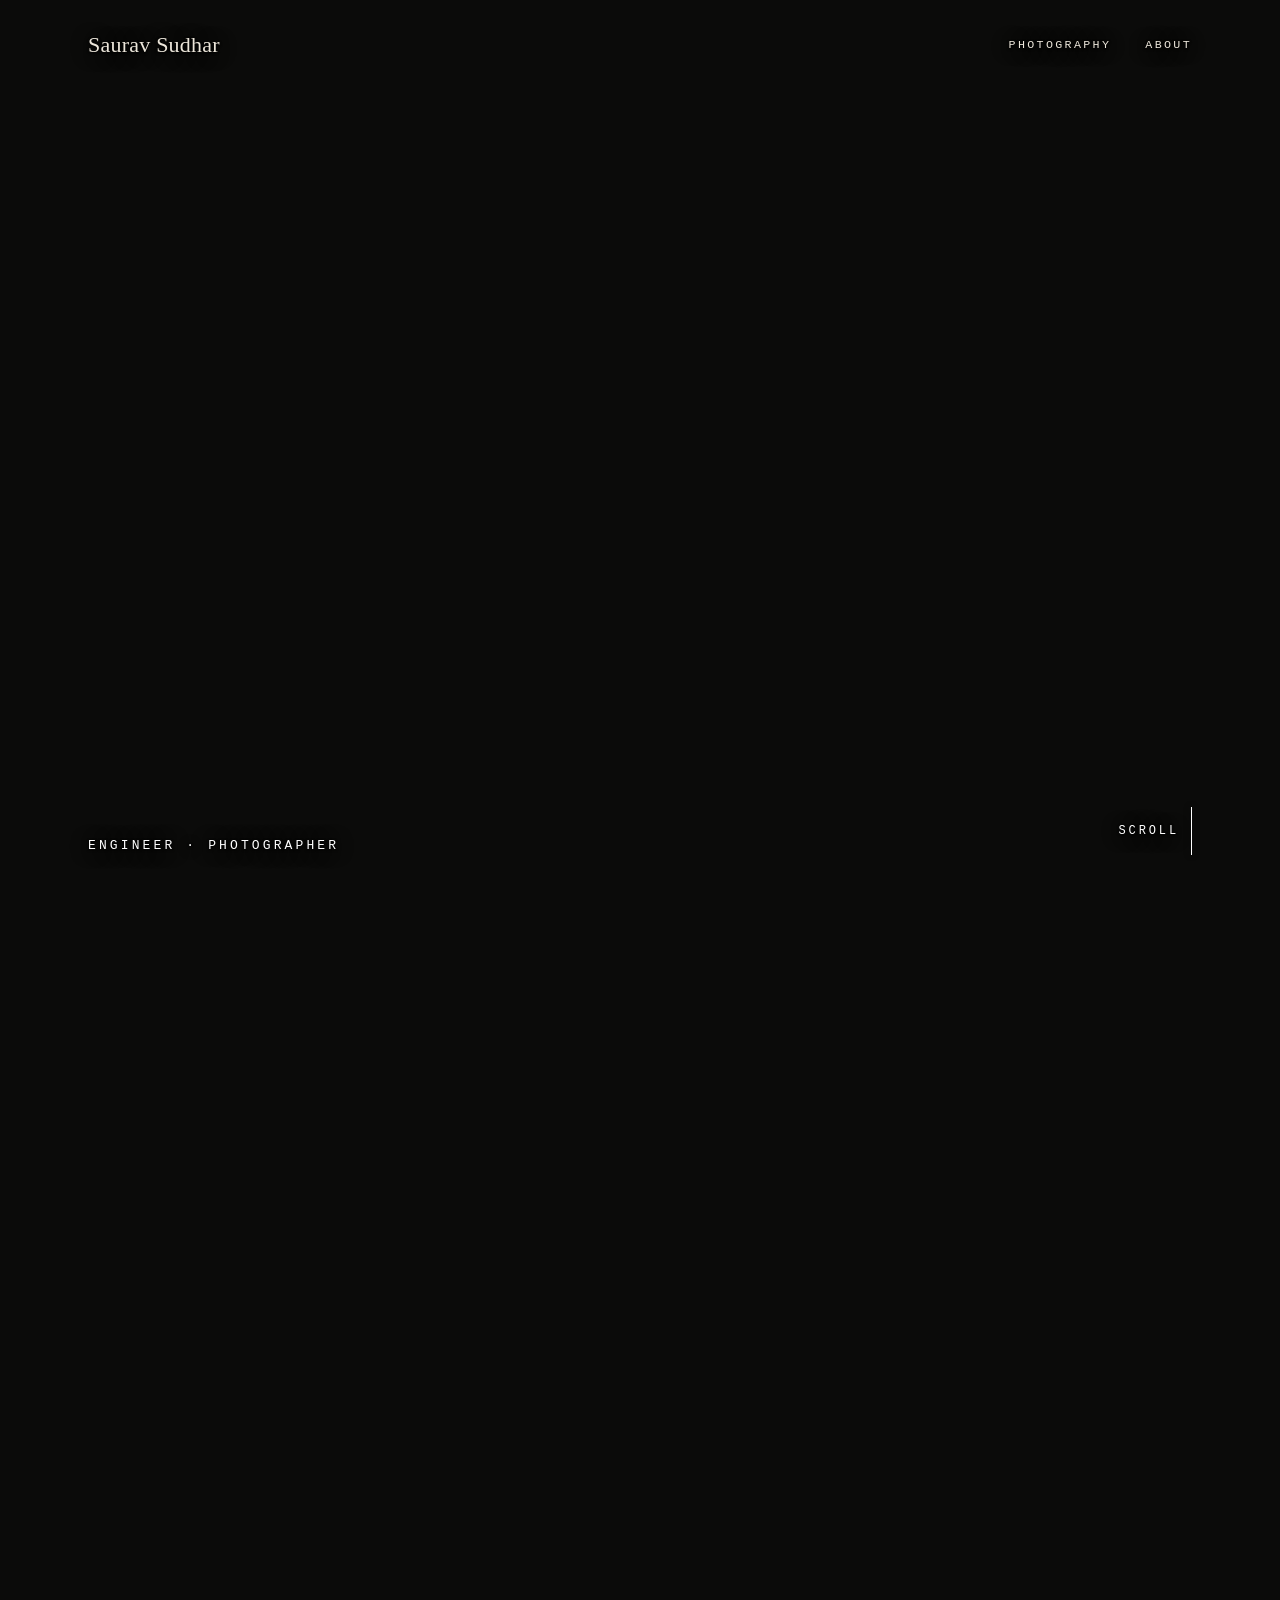
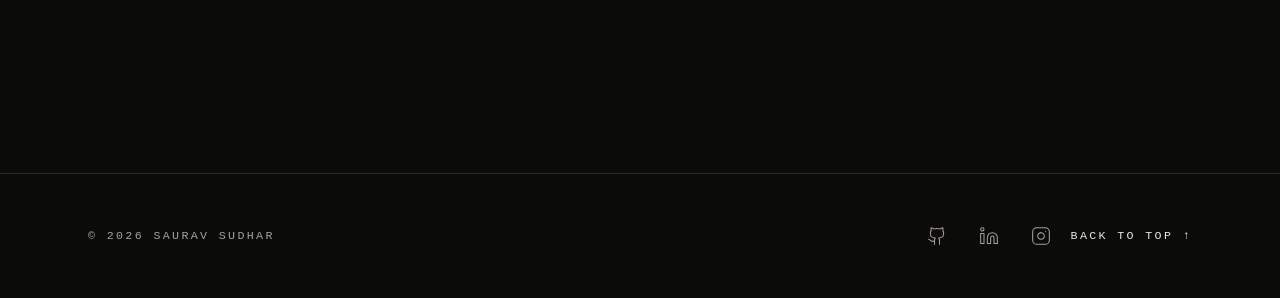
<file: index.html>
<!DOCTYPE html>
<html lang="en">
<head>
  <meta charset="UTF-8" />
  <meta name="viewport" content="width=device-width, initial-scale=1.0, viewport-fit=cover" />

  <meta http-equiv="Content-Security-Policy" content="default-src 'self'; script-src 'self'; style-src 'self' https://fonts.googleapis.com; font-src https://fonts.gstatic.com; img-src 'self' data: https://res.cloudinary.com; connect-src 'none'; base-uri 'none'; form-action 'none'; object-src 'none'" />

  <title>Saurav Sudhar — Engineer · Photographer</title>
  <meta name="description" content="Saurav Sudhar — software and infrastructure engineer, and photographer of landscape, architecture and light." />
  <meta name="author" content="Saurav Sudhar" />
  <meta name="referrer" content="strict-origin-when-cross-origin" />
  <meta name="color-scheme" content="dark" />
  <meta name="theme-color" content="#0B0B0A" />

  <meta property="og:type" content="website" />
  <meta property="og:title" content="Saurav Sudhar — Engineer · Photographer" />
  <meta property="og:description" content="Landscape, architecture and light, photographed by Saurav Sudhar." />
  <meta property="og:image" content="https://res.cloudinary.com/loqdzgcd/image/upload/f_jpg,q_auto,c_fill,g_auto,w_1200,h_630/DSC_0429" />
  <meta property="og:image:width" content="1200" />
  <meta property="og:image:height" content="630" />
  <meta property="og:image:alt" content="A car on a winding road through a highland glen beneath mountains at sunset" />
  <meta name="twitter:card" content="summary_large_image" />
  <meta name="twitter:title" content="Saurav Sudhar — Engineer · Photographer" />
  <meta name="twitter:description" content="Landscape, architecture and light, photographed by Saurav Sudhar." />

  <link rel="icon" href="data:image/svg+xml,%3Csvg%20xmlns='http://www.w3.org/2000/svg'%20viewBox='0%200%2032%2032'%3E%3Crect%20width='32'%20height='32'%20fill='%230B0B0A'/%3E%3Ccircle%20cx='16'%20cy='16'%20r='7'%20fill='%23ECE6DA'/%3E%3C/svg%3E" />

  <link rel="preconnect" href="https://fonts.googleapis.com" />
  <link rel="preconnect" href="https://fonts.gstatic.com" crossorigin />
  <link rel="preconnect" href="https://res.cloudinary.com" crossorigin />
  <link rel="stylesheet" href="https://fonts.googleapis.com/css2?family=Cormorant+Garamond:ital,wght@0,300;0,400;1,300&amp;family=DM+Mono:wght@400&amp;display=swap" />
  <link rel="stylesheet" href="css/styles.css" />

  <script src="js/data.js"></script>
  <script type="module" src="js/app.js"></script>
</head>

<body data-page="home">
  <noscript>
    <p class="noscript">This site renders its content with JavaScript. Find me on
      <a href="https://www.linkedin.com/in/sauravsnair/" rel="noopener noreferrer">LinkedIn</a> or
      <a href="https://github.com/sauravscode" rel="noopener noreferrer">GitHub</a>.</p>
  </noscript>

  <a class="skip-link" href="#main">Skip to content</a>

  <header class="site-head" id="site-head"></header>

  <main id="main" tabindex="-1">
    <section class="hero" id="hero"></section>
    <section class="panels" id="panels" aria-label="Explore"></section>
  </main>

  <footer class="site-foot" id="site-foot"></footer>
</body>
</html>
</file>
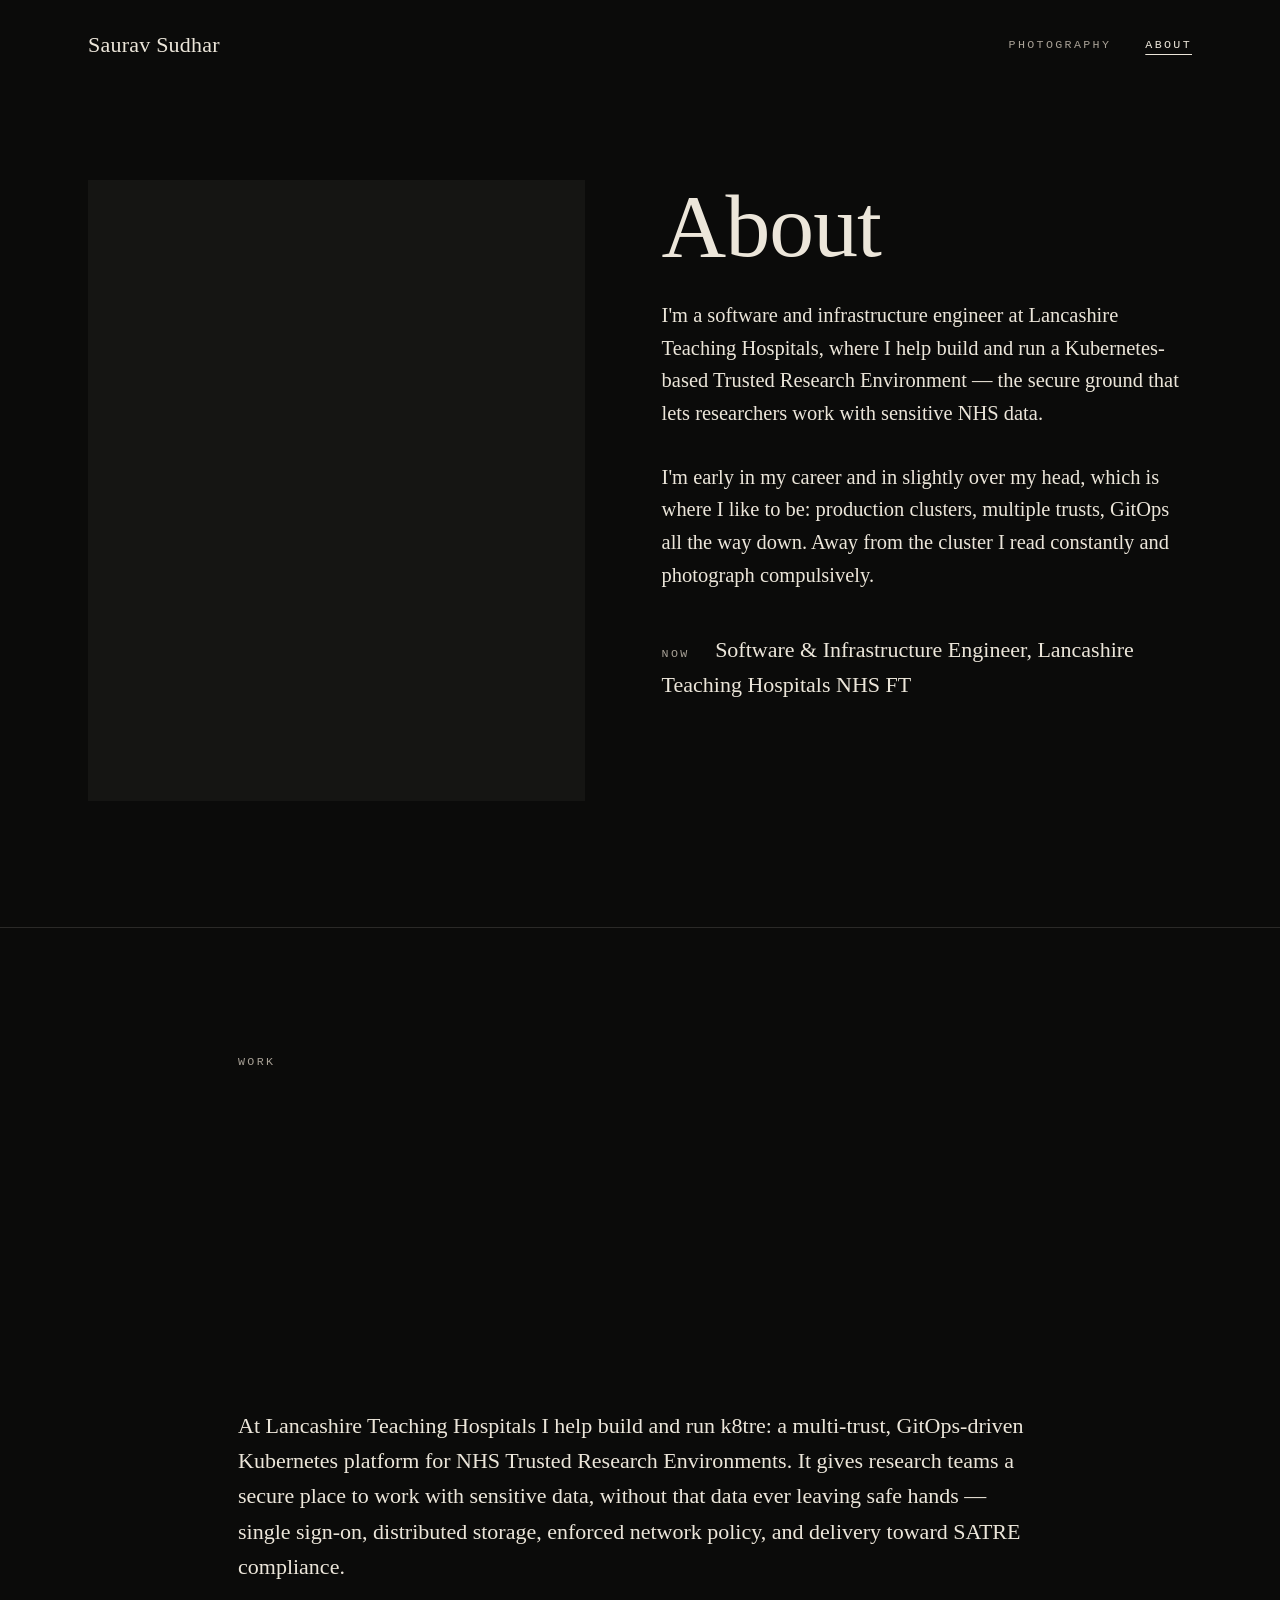
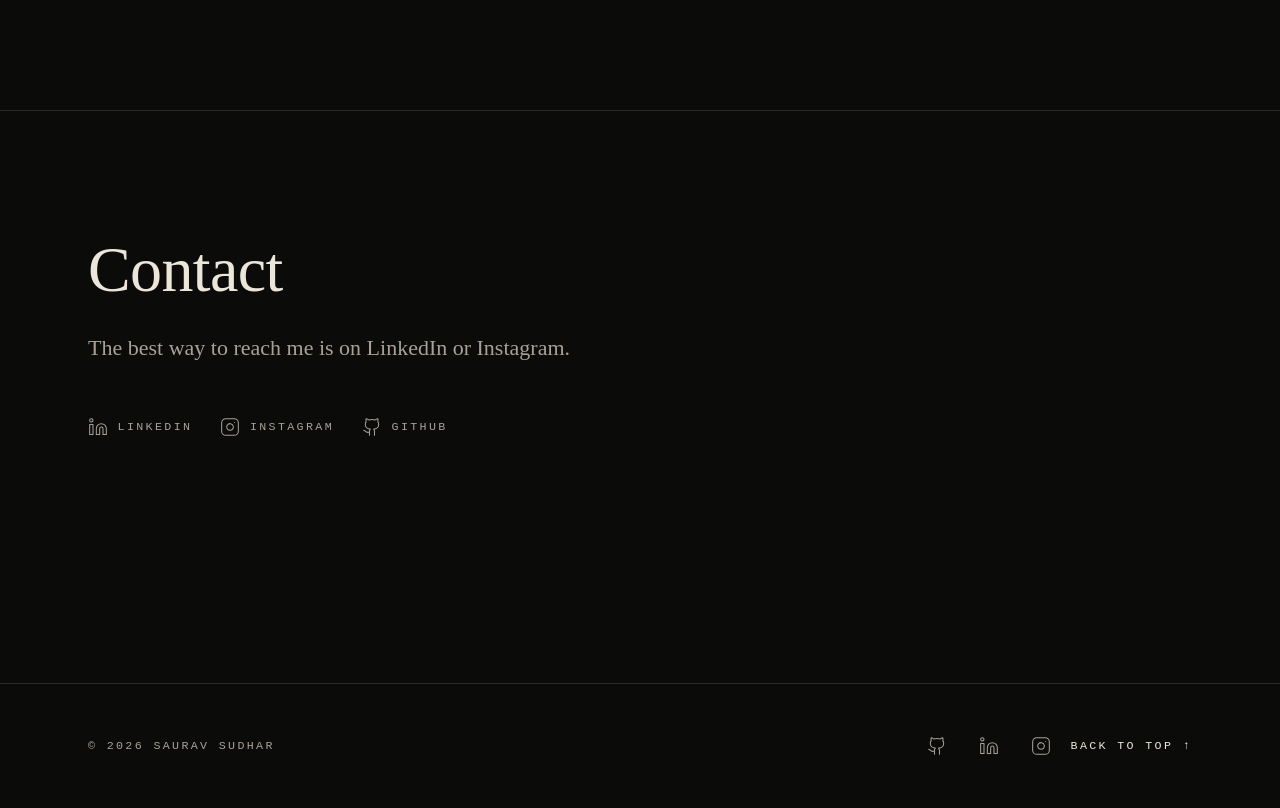
<file: about/index.html>
<!DOCTYPE html>
<html lang="en">
<head>
  <meta charset="UTF-8" />
  <meta name="viewport" content="width=device-width, initial-scale=1.0, viewport-fit=cover" />

  <meta http-equiv="Content-Security-Policy" content="default-src 'self'; script-src 'self'; style-src 'self' https://fonts.googleapis.com; font-src https://fonts.gstatic.com; img-src 'self' data: https://res.cloudinary.com; connect-src 'none'; base-uri 'none'; form-action 'none'; object-src 'none'" />

  <title>About — Saurav Sudhar</title>
  <meta name="description" content="About Saurav Sudhar — software and infrastructure engineer at Lancashire Teaching Hospitals." />
  <meta name="author" content="Saurav Sudhar" />
  <meta name="referrer" content="strict-origin-when-cross-origin" />
  <meta name="color-scheme" content="dark" />
  <meta name="theme-color" content="#0B0B0A" />

  <meta property="og:type" content="website" />
  <meta property="og:title" content="About — Saurav Sudhar" />
  <meta property="og:description" content="Software and infrastructure engineer; photographer of landscape, architecture and light." />
  <meta property="og:image" content="https://res.cloudinary.com/loqdzgcd/image/upload/f_jpg,q_auto,c_fill,g_auto,w_1200,h_630/DSC_0429" />
  <meta property="og:image:width" content="1200" />
  <meta property="og:image:height" content="630" />
  <meta property="og:image:alt" content="A car on a winding road through a highland glen beneath mountains at sunset" />
  <meta name="twitter:card" content="summary_large_image" />
  <meta name="twitter:title" content="About — Saurav Sudhar" />
  <meta name="twitter:description" content="Software and infrastructure engineer; photographer of landscape, architecture and light." />

  <link rel="icon" href="data:image/svg+xml,%3Csvg%20xmlns='http://www.w3.org/2000/svg'%20viewBox='0%200%2032%2032'%3E%3Crect%20width='32'%20height='32'%20fill='%230B0B0A'/%3E%3Ccircle%20cx='16'%20cy='16'%20r='7'%20fill='%23ECE6DA'/%3E%3C/svg%3E" />

  <link rel="preconnect" href="https://fonts.googleapis.com" />
  <link rel="preconnect" href="https://fonts.gstatic.com" crossorigin />
  <link rel="preconnect" href="https://res.cloudinary.com" crossorigin />
  <link rel="stylesheet" href="https://fonts.googleapis.com/css2?family=Cormorant+Garamond:ital,wght@0,300;0,400;1,300&amp;family=DM+Mono:wght@400&amp;display=swap" />
  <link rel="stylesheet" href="../css/styles.css" />

  <script src="../js/data.js"></script>
  <script type="module" src="../js/app.js"></script>
</head>

<body data-page="about">
  <noscript>
    <p class="noscript">This site renders its content with JavaScript. Find me on
      <a href="https://www.linkedin.com/in/sauravsnair/" rel="noopener noreferrer">LinkedIn</a> or
      <a href="https://github.com/sauravscode" rel="noopener noreferrer">GitHub</a>.</p>
  </noscript>

  <a class="skip-link" href="#main">Skip to content</a>

  <header class="site-head" id="site-head"></header>

  <main id="main" tabindex="-1">
    <section class="about" id="about-main" aria-label="About Saurav Sudhar"></section>
    <section class="work" id="work" aria-labelledby="work-title"></section>
    <section class="contact" id="contact" aria-labelledby="contact-title"></section>
  </main>

  <footer class="site-foot" id="site-foot"></footer>
</body>
</html>
</file>
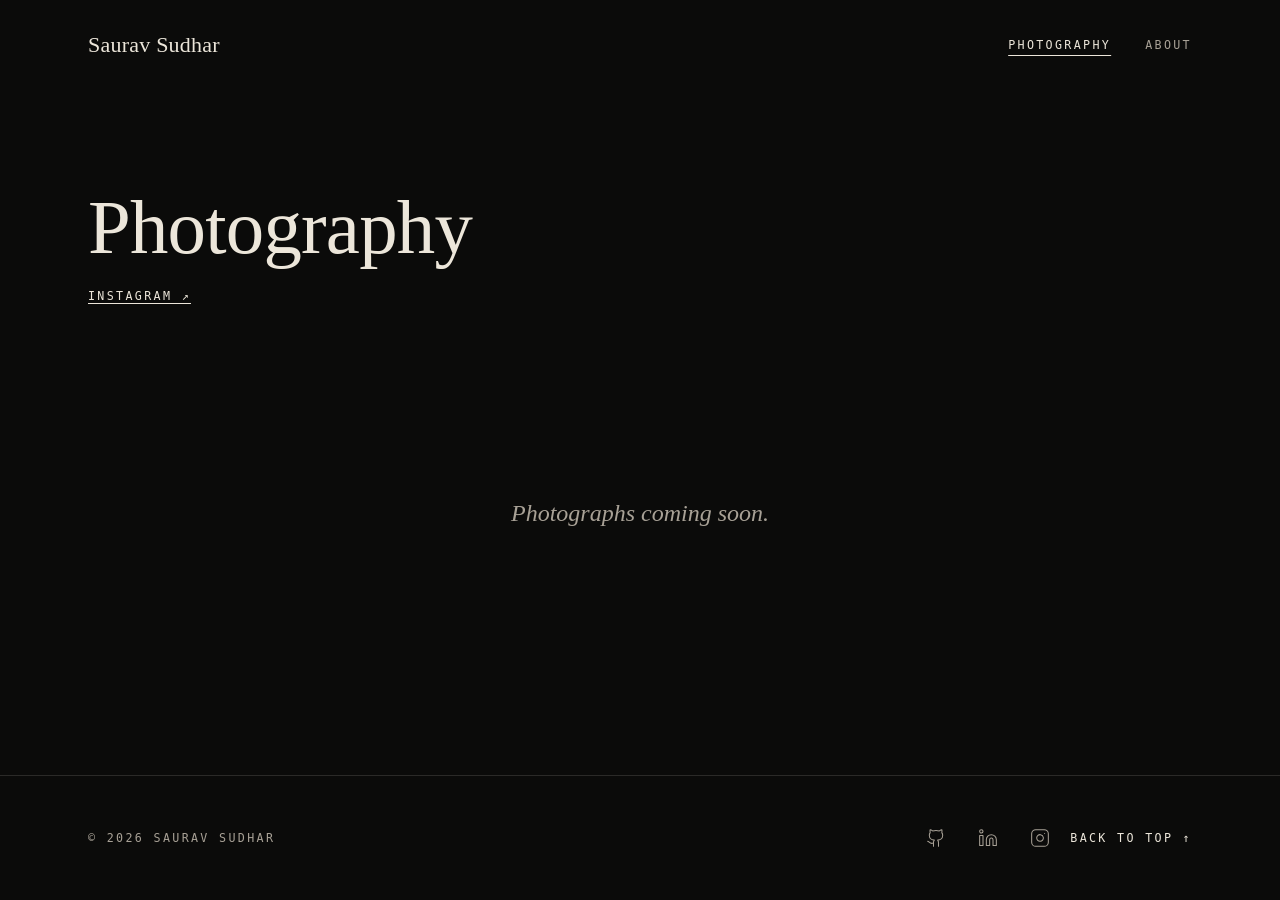
<file: photography/index.html>
<!DOCTYPE html>
<html lang="en">
<head>
  <meta charset="UTF-8" />
  <meta name="viewport" content="width=device-width, initial-scale=1.0, viewport-fit=cover" />

  <meta http-equiv="Content-Security-Policy" content="default-src 'self'; script-src 'self'; style-src 'self' https://fonts.googleapis.com; font-src https://fonts.gstatic.com; img-src 'self' data: https://res.cloudinary.com; connect-src 'none'; base-uri 'none'; form-action 'none'; object-src 'none'" />

  <title>Photography — Saurav Sudhar</title>
  <meta name="description" content="Photographs by Saurav Sudhar — landscape, architecture and the behaviour of light." />
  <meta name="author" content="Saurav Sudhar" />
  <meta name="referrer" content="strict-origin-when-cross-origin" />
  <meta name="color-scheme" content="dark" />
  <meta name="theme-color" content="#0B0B0A" />

  <meta property="og:type" content="website" />
  <meta property="og:title" content="Photography — Saurav Sudhar" />
  <meta property="og:description" content="Landscape, architecture and the behaviour of light." />
  <meta property="og:image" content="https://res.cloudinary.com/loqdzgcd/image/upload/f_jpg,q_auto,c_fill,g_auto,w_1200,h_630/DSC_0429" />
  <meta property="og:image:width" content="1200" />
  <meta property="og:image:height" content="630" />
  <meta property="og:image:alt" content="A car on a winding road through a highland glen beneath mountains at sunset" />
  <meta name="twitter:card" content="summary_large_image" />
  <meta name="twitter:title" content="Photography — Saurav Sudhar" />
  <meta name="twitter:description" content="Landscape, architecture and the behaviour of light." />

  <link rel="icon" href="data:image/svg+xml,%3Csvg%20xmlns='http://www.w3.org/2000/svg'%20viewBox='0%200%2032%2032'%3E%3Crect%20width='32'%20height='32'%20fill='%230B0B0A'/%3E%3Ccircle%20cx='16'%20cy='16'%20r='7'%20fill='%23ECE6DA'/%3E%3C/svg%3E" />

  <link rel="preconnect" href="https://fonts.googleapis.com" />
  <link rel="preconnect" href="https://fonts.gstatic.com" crossorigin />
  <link rel="preconnect" href="https://res.cloudinary.com" crossorigin />
  <link rel="stylesheet" href="https://fonts.googleapis.com/css2?family=Cormorant+Garamond:ital,wght@0,300;0,400;1,300&amp;family=DM+Mono:wght@400&amp;display=swap" />
  <link rel="stylesheet" href="../css/styles.css" />

  <script src="../js/data.js"></script>
  <script type="module" src="../js/app.js"></script>
</head>

<body data-page="photography">
  <noscript>
    <p class="noscript">This site renders its content with JavaScript. Find me on
      <a href="https://www.linkedin.com/in/sauravsnair/" rel="noopener noreferrer">LinkedIn</a> or
      <a href="https://github.com/sauravscode" rel="noopener noreferrer">GitHub</a>.</p>
  </noscript>

  <a class="skip-link" href="#main">Skip to content</a>

  <header class="site-head" id="site-head"></header>

  <main id="main" tabindex="-1">
    <section class="page-head" aria-labelledby="photo-title">
      <div class="wrap">
        <h1 class="display" id="photo-title">Photography</h1>
        <p class="page-sub mono" id="photo-sub"></p>
      </div>
    </section>

    <section class="gallery" id="gallery" aria-label="Photographs"></section>
  </main>

  <div class="lightbox" id="lightbox" role="dialog" aria-modal="true" aria-label="Photograph viewer" hidden>
    <button class="lb-close mono" id="lb-close" type="button" aria-label="Close viewer">Close</button>
    <button class="lb-prev mono" id="lb-prev" type="button" aria-label="Previous photograph">Prev</button>
    <figure class="lb-figure">
      <img id="lb-img" alt="" />
      <figcaption class="lb-cap mono" id="lb-cap"></figcaption>
    </figure>
    <button class="lb-next mono" id="lb-next" type="button" aria-label="Next photograph">Next</button>
  </div>

  <footer class="site-foot" id="site-foot"></footer>
</body>
</html>
</file>
<file: css/styles.css>
:root {
  color-scheme: dark;

  --ground: #0B0B0A;
  --ink: #ECE6DA;
  --muted: #A8A196;
  --line: rgba(236, 230, 218, 0.14);
  --fallback: #151513;

  --font-serif: "Cormorant Garamond", "Times New Roman", Georgia, serif;
  --font-mono: "DM Mono", ui-monospace, SFMono-Regular, Menlo, monospace;

  --gutter: clamp(16px, 4vw, 48px);
  --wrap: 1200px;
  --measure: 640px;
  --ease: cubic-bezier(0.2, 0.6, 0.2, 1);
}

*,
*::before,
*::after {
  box-sizing: border-box;
}

* {
  margin: 0;
}

[hidden] {
  display: none !important;
}

html {
  -webkit-text-size-adjust: 100%;
  background: var(--ground);
  scroll-behavior: smooth;
}

body {
  display: flex;
  flex-direction: column;
  min-height: 100vh;
  background: var(--ground);
  color: var(--ink);
  font-family: var(--font-serif);
  font-size: clamp(1.25rem, 1.1rem + 0.4vw, 1.375rem);
  font-weight: 400;
  line-height: 1.6;
  -webkit-font-smoothing: antialiased;
  text-rendering: optimizeLegibility;
}

main {
  flex: 1 0 auto;
}

main:focus,
main:focus-visible {
  outline: none;
}

img,
svg,
video {
  display: block;
  max-width: 100%;
}

img {
  height: auto;
}

a {
  color: inherit;
  text-decoration-thickness: 1px;
  text-underline-offset: 0.18em;
}

ul,
ol {
  padding: 0;
  list-style: none;
}

button {
  padding: 0;
  border: 0;
  background: none;
  color: inherit;
  font: inherit;
  cursor: pointer;
}

::selection {
  background: var(--ink);
  color: var(--ground);
}

h1,
h2,
h3,
h4,
h5,
h6 {
  font-family: var(--font-serif);
  font-weight: 300;
  line-height: 1.05;
  letter-spacing: -0.01em;
}

h1 {
  font-size: clamp(2.75rem, 6vw, 5rem);
}

.display {
  font-family: var(--font-serif);
  font-weight: 300;
  line-height: 1.02;
  letter-spacing: -0.01em;
}

.em,
em {
  font-style: italic;
  font-weight: 300;
}

.mono {
  font-family: var(--font-mono);
  font-weight: 400;
  font-size: clamp(0.6875rem, 0.65rem + 0.1vw, 0.75rem);
  line-height: 1.4;
  letter-spacing: 0.2em;
  text-transform: uppercase;
}

.wrap {
  width: 100%;
  max-width: var(--wrap);
  margin-inline: auto;
  padding-inline: var(--gutter);
}

.measure {
  max-width: var(--measure);
}

.page-head {
  padding-block: clamp(3.5rem, 11vh, 9rem) clamp(2.5rem, 7vh, 6rem);
}

.page-head h1 {
  margin-bottom: 1rem;
}

.page-sub {
  color: var(--muted);
}

.site-head {
  position: relative;
  z-index: 20;
}

.site-head--overlay {
  position: absolute;
  inset: 0 0 auto 0;
}

.head-inner {
  display: flex;
  align-items: center;
  justify-content: space-between;
  gap: clamp(16px, 3vw, 40px);
  padding-block: clamp(18px, 3.2vw, 32px);
}

.wordmark {
  flex: 0 0 auto;
  font-family: var(--font-serif);
  font-weight: 400;
  font-size: clamp(1.1rem, 1rem + 0.5vw, 1.375rem);
  line-height: 1.2;
  letter-spacing: 0.01em;
  text-decoration: none;
  white-space: nowrap;
}

.nav {
  display: flex;
  flex: 0 0 auto;
  align-items: center;
  gap: clamp(16px, 3vw, 34px);
}

.nav-link {
  color: var(--muted);
  text-decoration: none;
  white-space: nowrap;
}

.nav-link:hover,
.nav-link:focus-visible,
.nav-link[aria-current="page"] {
  color: var(--ink);
}

.nav-link[aria-current="page"] {
  text-decoration: underline;
  text-decoration-thickness: 1px;
  text-underline-offset: 0.5em;
}

.site-head--overlay .nav-link {
  color: var(--ink);
}

.site-head--overlay .wordmark,
.site-head--overlay .nav-link {
  text-shadow:
    0 0 2px rgba(0, 0, 0, 0.9),
    0 1px 3px rgba(0, 0, 0, 0.8),
    0 2px 18px rgba(0, 0, 0, 0.85);
}

.site-foot {
  margin-top: clamp(4rem, 12vh, 9rem);
  border-top: 1px solid var(--line);
}

.foot-inner {
  display: flex;
  flex-wrap: wrap;
  align-items: center;
  justify-content: space-between;
  gap: 1rem clamp(1.5rem, 4vw, 3rem);
  padding-block: clamp(1.5rem, 4vw, 2.5rem);
}

.foot-meta {
  color: var(--muted);
}

.foot-links {
  display: flex;
  flex-wrap: wrap;
  align-items: center;
  gap: 8px;
}

.foot-social {
  display: inline-flex;
  align-items: center;
  justify-content: center;
  min-width: 44px;
  min-height: 44px;
  color: var(--muted);
  text-decoration: none;
  transition: color 0.3s;
}

.foot-social:hover,
.foot-social:focus-visible {
  color: var(--ink);
}

.foot-top {
  color: var(--ink);
  text-decoration: none;
}

.foot-top:hover,
.foot-top:focus-visible {
  color: var(--muted);
}

.wordmark,
.nav-link,
.foot-link,
.foot-top,
.contact-social,
.page-sub-link {
  display: inline-flex;
  align-items: center;
  min-height: 24px;
}

.nav-link,
.foot-link,
.foot-top,
.contact-social,
.page-sub-link {
  min-width: 24px;
}

@media (pointer: coarse) {
  .nav-link,
  .foot-link,
  .contact-social,
  .page-sub-link {
    padding-block: calc((44px - 1.4em) / 2);
  }
}

.visually-hidden {
  position: absolute !important;
  width: 1px;
  height: 1px;
  padding: 0;
  margin: -1px;
  overflow: hidden;
  clip: rect(0 0 0 0);
  clip-path: inset(50%);
  white-space: nowrap;
  border: 0;
}

.skip-link {
  position: absolute;
  top: 0;
  left: var(--gutter);
  z-index: 100;
  padding: 0.75rem 1rem;
  background: var(--ink);
  color: var(--ground);
  font-family: var(--font-mono);
  font-size: 0.75rem;
  letter-spacing: 0.18em;
  text-transform: uppercase;
  text-decoration: none;
  transform: translateY(-120%);
}

.skip-link:focus {
  transform: translateY(0);
}

.noscript {
  padding: 1rem var(--gutter);
  font-family: var(--font-mono);
  font-size: 0.75rem;
  line-height: 1.6;
  letter-spacing: 0.08em;
}

.reveal {
  opacity: 0;
  transform: translateY(10px);
  transition:
    opacity 600ms var(--ease),
    transform 600ms var(--ease);
}

.reveal.is-in {
  opacity: 1;
  transform: none;
}

.is-imgless {
  background-color: var(--fallback);
}

:where(a, button, [tabindex]):focus-visible {
  outline: 1px solid var(--ink);
  outline-offset: 3px;
}

@media (prefers-reduced-motion: reduce) {
  html {
    scroll-behavior: auto;
  }

  *,
  *::before,
  *::after {
    animation: none !important;
    transition: none !important;
    scroll-behavior: auto !important;
  }

  .reveal {
    opacity: 1;
    transform: none;
  }

  .hero-img {
    opacity: 1;
    animation: none;
    transform: none;
  }

  .panel:hover .panel-img,
  .panel:focus-visible .panel-img {
    transform: none;
  }

  .shot-img {
    opacity: 1;
  }
}

.hero {
  position: relative;
  height: 100svh;
  min-height: 560px;
  overflow: hidden;
  background: var(--ground);

  --frame: max(var(--gutter), calc((100vw - var(--wrap)) / 2 + var(--gutter)));
}

.hero.is-imgless {
  background: var(--ground);
}

.hero-img {
  position: absolute;
  inset: 0;
  z-index: 0;
  width: 100%;
  height: 100%;
  object-fit: cover;
  opacity: 0;
  transition: opacity 1.2s ease;
}

@keyframes hero-settle {
  from {
    transform: scale(1.06);
  }
  to {
    transform: scale(1);
  }
}

.hero-img.is-loaded {
  opacity: 1;
  animation: hero-settle 2.4s cubic-bezier(0.2, 0.6, 0.2, 1) both;
}

.hero-scrim {
  position: absolute;
  inset: 0;
  z-index: 1;
  pointer-events: none;
  background:
    linear-gradient(to bottom, rgba(0, 0, 0, 0.45), transparent 22%),
    linear-gradient(to top, rgba(0, 0, 0, 0.9) 0%, rgba(0, 0, 0, 0.7) 14%, rgba(0, 0, 0, 0.25) 34%, transparent 55%);
}

.hero-content {
  position: absolute;
  left: var(--frame);
  right: var(--frame);
  bottom: 0;
  z-index: 2;
  padding: 0 0 clamp(28px, 5vh, 56px);
}

.hero-name {
  margin: 0;
  font-size: clamp(3.5rem, 11vw, 10rem);
  font-weight: 300;
  line-height: 0.9;
  letter-spacing: -0.01em;
  color: var(--ink);
}

.hero-tagline,
.hero-cue {
  text-shadow:
    0 0 2px rgba(0, 0, 0, 0.9),
    0 1px 3px rgba(0, 0, 0, 0.8),
    0 2px 18px rgba(0, 0, 0, 0.85);
}

.hero-tagline {
  margin-top: 0;
  font-size: clamp(0.8125rem, 1vw, 0.9375rem);
  letter-spacing: 0.24em;
  text-transform: uppercase;
  color: #fff;
}

.hero-cue {
  position: absolute;
  right: var(--frame);
  bottom: clamp(28px, 5vh, 56px);
  z-index: 2;
  display: inline-flex;
  align-items: center;
  gap: 0.75rem;
  font-size: clamp(0.75rem, 0.9vw, 0.8125rem);
  letter-spacing: 0.24em;
  text-transform: uppercase;
  text-decoration: none;
  color: #fff;
}

.hero-cue::after {
  content: "";
  width: 1px;
  height: 48px;
  background: #fff;
  box-shadow: 0 0 6px rgba(0, 0, 0, 0.9);
}

.panels {
  display: grid;
  grid-template-columns: repeat(3, 1fr);
  gap: 1px;
  background: var(--ground);
}

.panel {
  position: relative;
  display: flex;
  align-items: flex-end;
  justify-content: center;
  min-height: 85vh;
  overflow: hidden;
  text-decoration: none;
  color: var(--ink);
}

.panel-media {
  position: absolute;
  inset: 0;
  z-index: 0;
}

.panel-media.is-imgless {
  background: var(--fallback);
}

.panel-img {
  width: 100%;
  height: 100%;
  object-fit: cover;
  transition: transform 1.2s var(--ease);
}

.panel-scrim {
  position: absolute;
  inset: 0;
  z-index: 1;
  pointer-events: none;
  background: linear-gradient(to top, rgba(0, 0, 0, 0.6), transparent 60%);
}

.panel-text {
  position: absolute;
  left: 0;
  right: 0;
  top: auto;
  bottom: clamp(64px, 12vh, 120px);
  z-index: 2;
  padding: 0 var(--gutter);
  text-align: center;
}

.panel-title {
  margin: 0;
  font-size: clamp(2rem, 3.6vw, 3.25rem);
  font-weight: 300;
  line-height: 1.05;
  letter-spacing: -0.01em;
  color: var(--ink);
}

.panel-caption {
  max-width: min(34ch, 86%);
  margin: 0.75rem auto 0;
  line-height: 1.6;
  min-height: calc(2 * 1.6em);
  color: var(--ink);
}

.panel:hover .panel-img,
.panel:focus-visible .panel-img {
  transform: scale(1.04);
}

.panel:focus-visible {
  outline: 1px solid var(--ink);
  outline-offset: -6px;
}

@media (max-width: 899.98px) {
  .panels {
    grid-template-columns: 1fr;
  }

  .panel {
    min-height: 70svh;
  }
}

@media (max-width: 639.98px) {
  .hero-content {
    text-align: center;
  }

  .hero-cue {
    display: none;
  }
}

.page-sub a {
  color: var(--ink);
  text-decoration: underline;
  text-underline-offset: 0.22em;
}

.gallery-empty {
  font-family: var(--font-serif);
  font-style: italic;
  font-weight: 300;
  font-size: 1.5rem;
  line-height: 1.4;
  color: var(--muted);
  text-align: center;
  padding-block: clamp(4rem, 14vh, 8rem);
}

.gallery-grid {
  display: grid;
  grid-template-columns: 1fr;
  column-gap: clamp(20px, 3vw, 40px);
  row-gap: clamp(20px, 3vw, 40px);
  align-items: start;
}

@media (min-width: 900px) {
  .gallery-grid {
    grid-template-columns: repeat(2, 1fr);
  }

  .gallery-item:not(.gallery-item--feature) .shot-frame {
    aspect-ratio: 8 / 5;
  }
}

.gallery-item--feature {
  grid-column: 1 / -1;
}

.shot {
  display: block;
  width: 100%;
  text-align: left;
}

.shot-frame {
  position: relative;
  display: block;
  width: 100%;
  aspect-ratio: var(--ratio, 1.5);
  overflow: hidden;
  background: var(--fallback);
}

.shot-img {
  width: 100%;
  height: 100%;
  object-fit: cover;
  opacity: 0;
  transition: opacity 600ms var(--ease), transform 0.8s var(--ease);
}

.shot-img.is-loaded {
  opacity: 1;
}

@media (prefers-reduced-motion: no-preference) {
  .shot:hover .shot-img,
  .shot:focus-visible .shot-img {
    transform: scale(1.02);
  }
}

.shot-cap {
  display: block;
  margin-top: 12px;
  color: var(--muted);
  font-size: 11px;
  letter-spacing: 0.2em;
  opacity: 1;
}

html.is-locked {
  overflow: hidden;
}

.lightbox {
  position: fixed;
  inset: 0;
  z-index: 50;
  display: flex;
  align-items: center;
  justify-content: center;
  padding: clamp(16px, 3vw, 32px);
  background: rgb(8, 8, 7);
}

.lb-figure {
  display: flex;
  flex-direction: column;
  align-items: center;
  gap: 1rem;
  max-width: 92vw;
  max-height: 88vh;
  margin: 0;
}

.lb-figure {
  position: relative;
}

#lb-img {
  aspect-ratio: var(--lb-ratio, 1.5);
  width: min(92vw, calc(82vh * var(--lb-ratio, 1.5)));
  height: auto;
  max-width: 92vw;
  max-height: 82vh;
  object-fit: contain;
  opacity: 1;
  transition: opacity 0.35s ease;
}

#lb-img.is-loading {
  opacity: 0;
  transition: none;
}

.lb-figure,
#lb-img {
  touch-action: pan-y;
}

.lightbox.is-loading .lb-figure::before {
  content: "Loading";
  position: absolute;
  top: calc(50% - 1.5rem);
  left: 50%;
  transform: translate(-50%, -50%);
  font-family: var(--font-mono);
  font-size: 11px;
  letter-spacing: 0.24em;
  text-transform: uppercase;
  color: var(--muted);
}

.lb-cap {
  text-align: center;
  color: var(--ink);
  font-size: 11px;
  letter-spacing: 0.2em;
}

.lb-count {
  margin-left: 2.5em;
}

.lb-close,
.lb-prev,
.lb-next {
  position: absolute;
  z-index: 1;
  display: inline-flex;
  align-items: center;
  justify-content: center;
  min-width: 44px;
  min-height: 44px;
  color: var(--ink);
  font-size: 11px;
  letter-spacing: 0.2em;
  text-transform: uppercase;
}

.lb-close {
  top: clamp(16px, 3vw, 32px);
  right: clamp(16px, 3vw, 32px);
}

.lb-prev {
  left: clamp(16px, 3vw, 32px);
  top: 50%;
  transform: translateY(-50%);
}

.lb-next {
  right: clamp(16px, 3vw, 32px);
  top: 50%;
  transform: translateY(-50%);
}

@media (max-width: 639.98px) {
  .lb-prev {
    top: auto;
    bottom: 16px;
    left: 16px;
    transform: none;
  }

  .lb-next {
    top: auto;
    bottom: 16px;
    right: 16px;
    transform: none;
  }
}

#work,
#contact {
  scroll-margin-top: 24px;
}

#about-main {
  padding-bottom: clamp(80px, 14vh, 160px);
}

.about-grid {
  display: grid;
  grid-template-columns: minmax(0, 45%) minmax(0, 55%);
  gap: clamp(32px, 6vw, 96px);
  align-items: start;
  padding-top: clamp(48px, 10vh, 120px);
}

.about-photo {
  position: relative;
  aspect-ratio: 4 / 5;
  overflow: hidden;
  background: var(--fallback);
}

.about-img {
  width: 100%;
  height: 100%;
  object-fit: cover;
}

.about-text {
  min-width: 0;
}

.about-title {
  margin: 0 0 clamp(1.5rem, 3vh, 2.5rem);
  font-size: clamp(3rem, 7vw, 6rem);
  font-weight: 300;
}

.about-para {
  margin: 0 0 1.5em;
  max-width: 34em;
  font-size: clamp(1.2rem, 1.6vw, 1.375rem);
  line-height: 1.6;
}

.about-now {
  margin-top: 2.5rem;
  color: var(--ink);
}

.about-now-label {
  margin-right: 1.25rem;
  color: var(--muted);
}

@media (max-width: 899.98px) {
  .about-grid {
    grid-template-columns: 1fr;
    gap: clamp(32px, 6vw, 64px);
  }

  .about-photo {
    width: 100%;
    max-height: 70svh;
  }

  .about-photo.is-imgless {
    display: none;
  }
}

.measure-wide {
  max-width: 900px;
  margin-inline: auto;
}

.work {
  padding-block: clamp(80px, 14vh, 160px);
  border-top: 1px solid var(--line);
}

.section-label {
  color: var(--muted);
}

.quote {
  margin: clamp(2rem, 5vh, 4rem) 0 0;
}

.quote-text {
  margin: 0;
  font-family: var(--font-serif);
  font-style: italic;
  font-weight: 300;
  font-size: clamp(2rem, 5vw, 3.75rem);
  line-height: 1.15;
  letter-spacing: -0.01em;
  color: var(--ink);
}

.quote-cite {
  margin-top: 1.5rem;
  color: var(--muted);
}

.work-text {
  max-width: 38em;
  margin-top: clamp(2rem, 5vh, 3.5rem);
  color: var(--ink);
}

.contact {
  padding-block: clamp(80px, 14vh, 160px);
  border-top: 1px solid var(--line);
}

.contact-title {
  margin: 0;
  font-size: clamp(2.5rem, 5vw, 4rem);
  font-weight: 300;
}

.contact-lede {
  font-family: var(--font-serif);
  color: var(--muted);
  max-width: 34em;
  margin-top: 1.75rem;
  margin-bottom: 1.5rem;
}

.contact-socials {
  display: flex;
  flex-wrap: wrap;
  gap: 28px;
  margin-top: 2.5rem;
}

.contact-social {
  display: inline-flex;
  align-items: center;
  gap: 0.6rem;
  min-width: 44px;
  min-height: 44px;
  color: var(--muted);
  text-decoration: none;
  transition: color 0.3s;
}

.contact-social:hover,
.contact-social:focus-visible {
  color: var(--ink);
}

.social-icon {
  width: 20px;
  height: 20px;
  flex: none;
}
</file>
